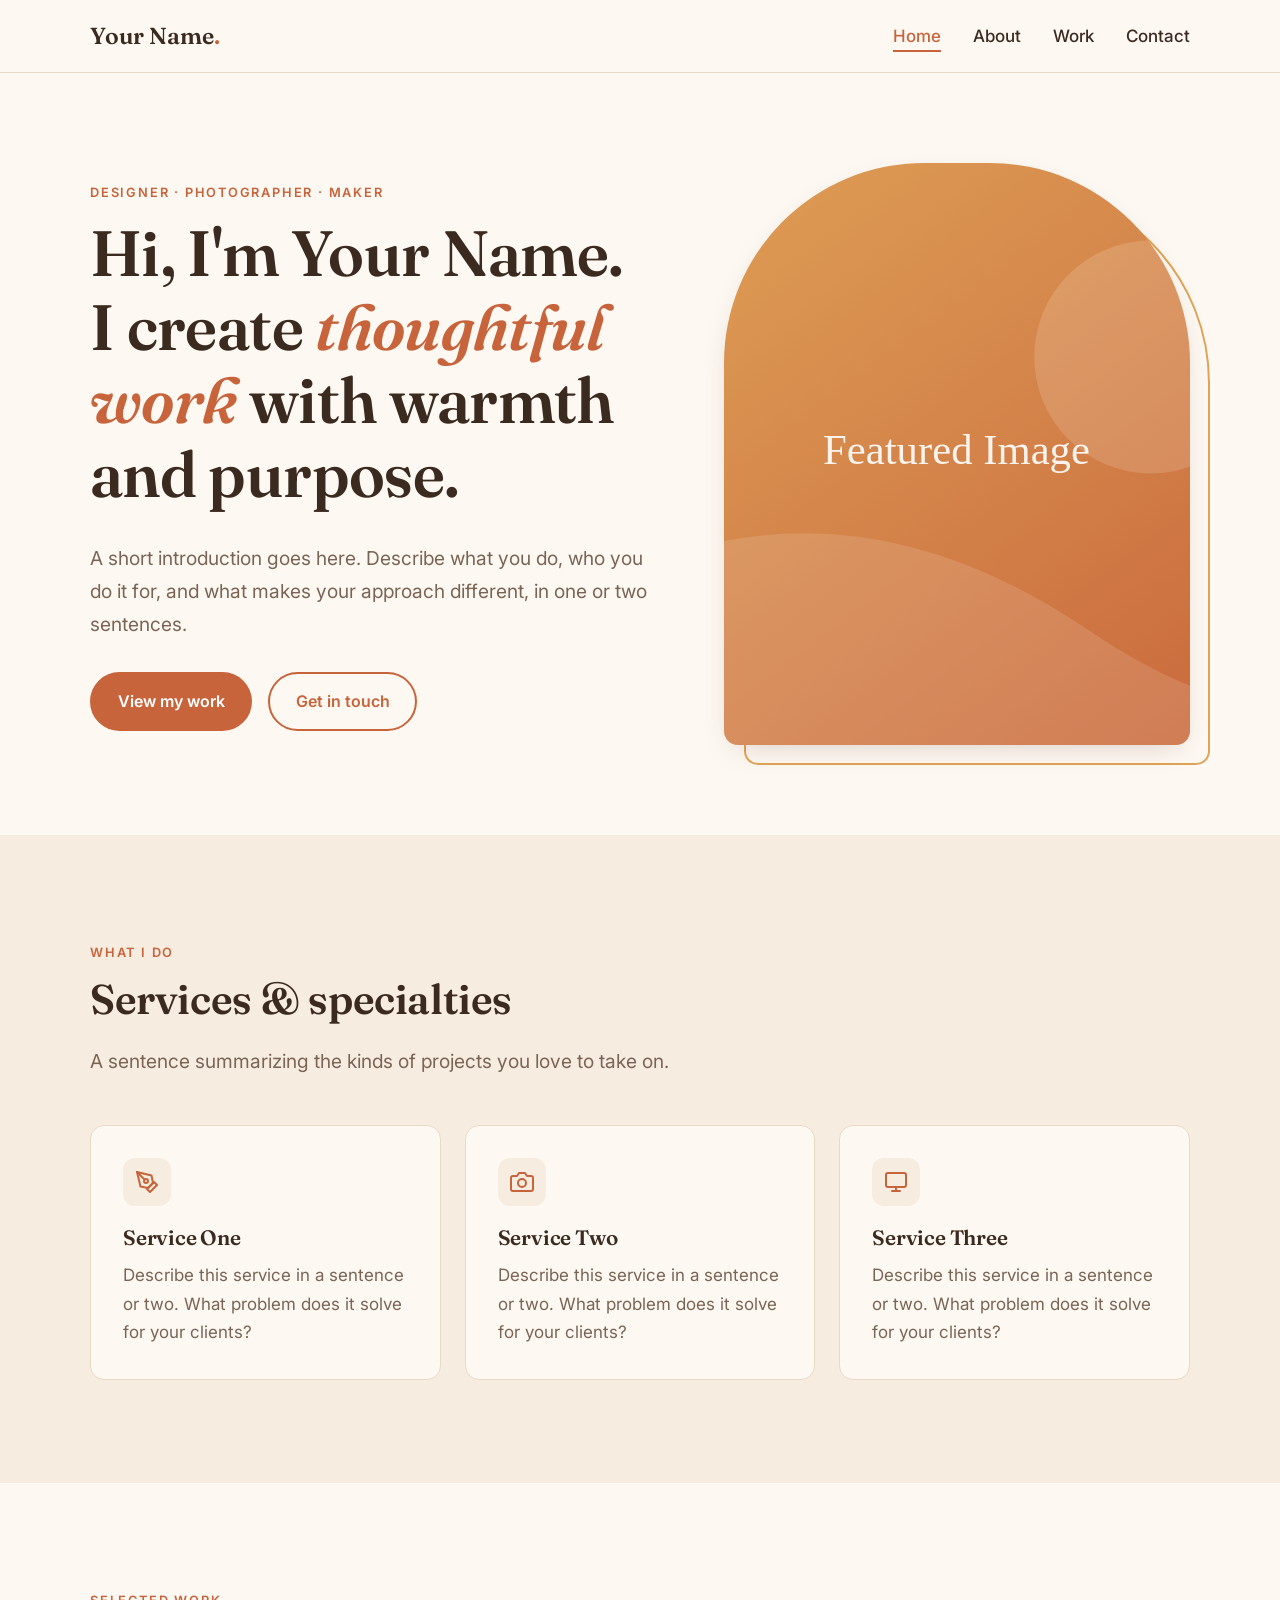
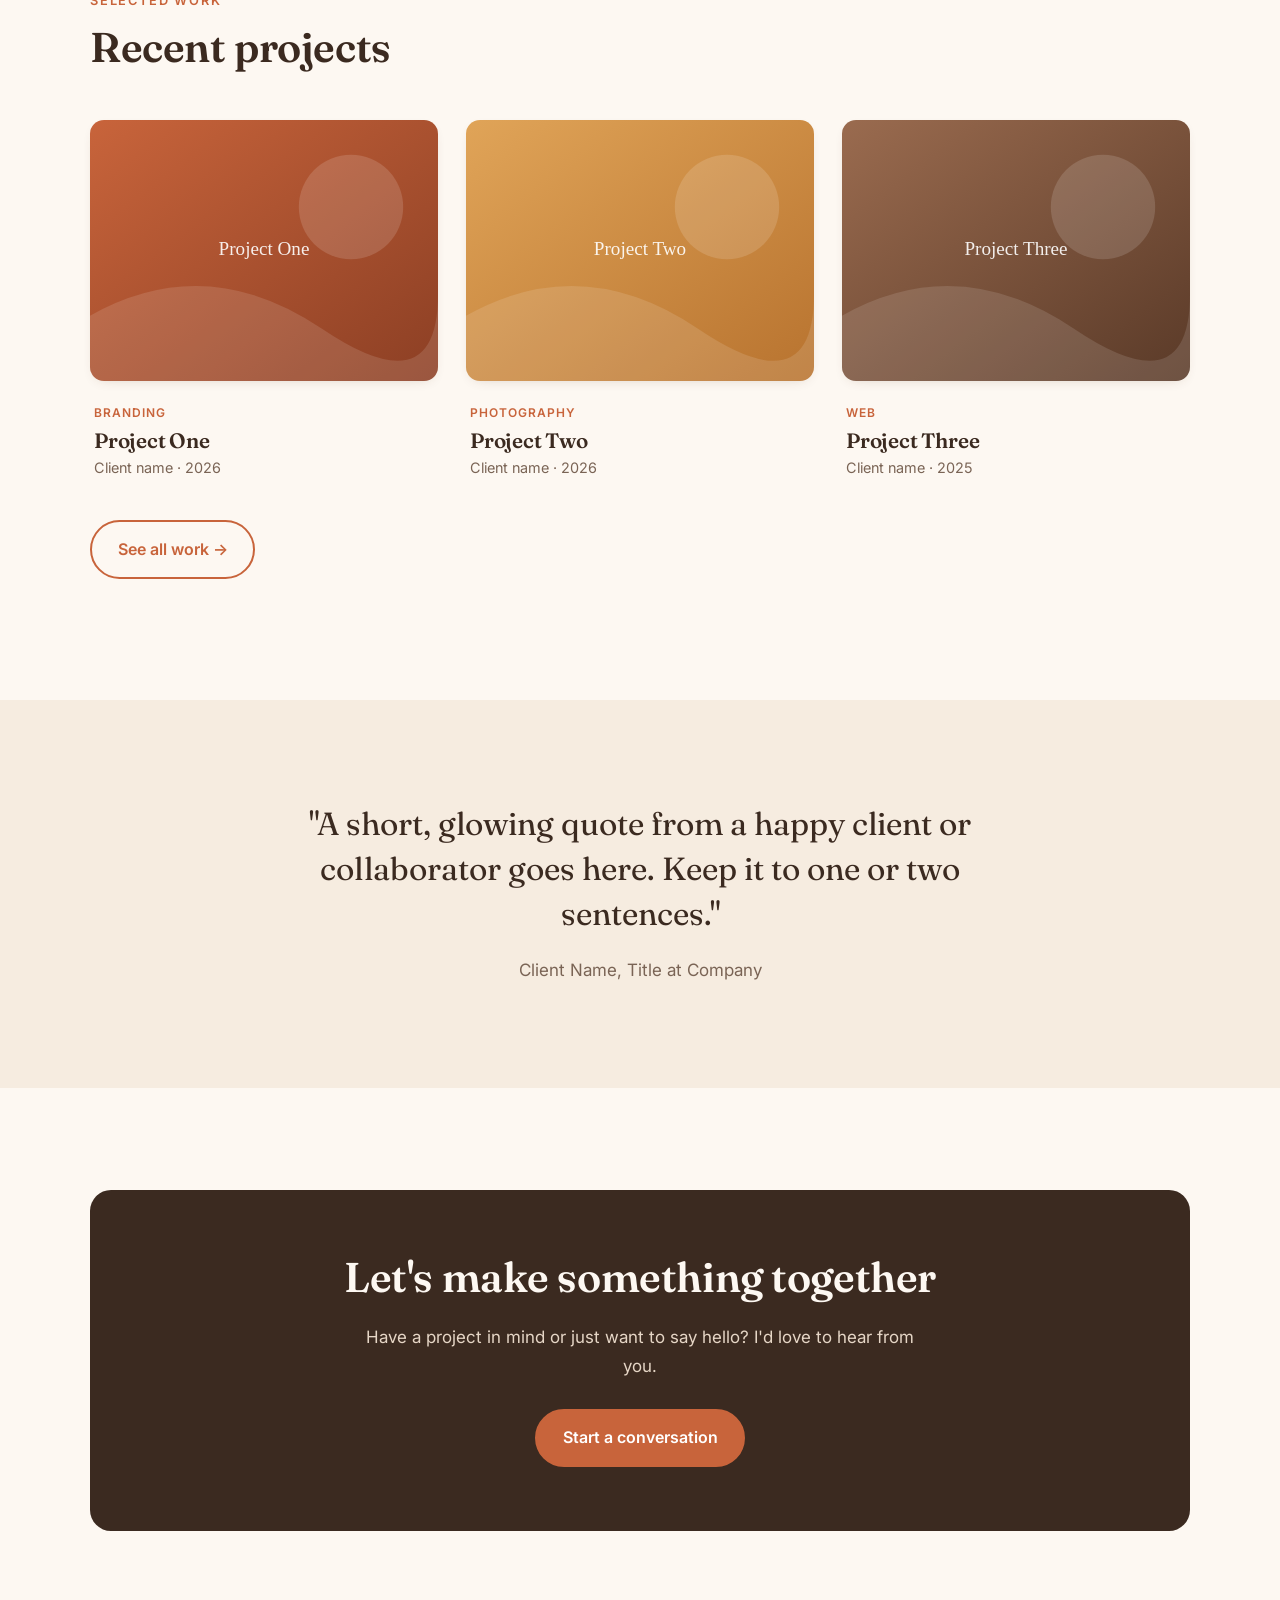
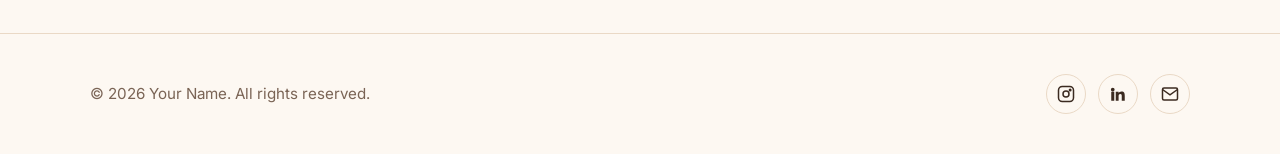
<file: index.html>
<!DOCTYPE html>
<html lang="en" class="no-js">
<head>
  <meta charset="UTF-8">
  <meta name="viewport" content="width=device-width, initial-scale=1">
  <!-- EDIT: page title and description (shown in Google results and browser tabs) -->
  <title>Your Name | Designer &amp; Creative</title>
  <meta name="description" content="Portfolio of Your Name, a designer and creative based in Your City. Explore selected work, learn more about me, and get in touch.">
  <link rel="icon" href="images/favicon.svg" type="image/svg+xml">
  <link rel="preconnect" href="https://fonts.googleapis.com">
  <link rel="preconnect" href="https://fonts.gstatic.com" crossorigin>
  <link href="https://fonts.googleapis.com/css2?family=Fraunces:ital,opsz,wght@0,9..144,400;0,9..144,600;1,9..144,400&family=Inter:wght@400;500;600&display=swap" rel="stylesheet">
  <link rel="stylesheet" href="css/style.css">
</head>
<body>
  <a class="skip-link" href="#main">Skip to content</a>

  <!-- ===== HEADER (same on every page; update all 4 files if you change it) ===== -->
  <header class="site-header">
    <div class="container">
      <a class="logo" href="index.html">Your Name<span>.</span></a>
      <button class="nav-toggle" aria-expanded="false" aria-controls="site-nav" aria-label="Open menu">
        <span class="nav-toggle-bar"></span><span class="nav-toggle-bar"></span><span class="nav-toggle-bar"></span>
      </button>
      <nav class="site-nav" id="site-nav" aria-label="Main">
        <ul class="nav-list">
          <li><a href="index.html" aria-current="page">Home</a></li>
          <li><a href="about.html">About</a></li>
          <li><a href="work.html">Work</a></li>
          <li><a href="contact.html">Contact</a></li>
        </ul>
      </nav>
    </div>
  </header>

  <main id="main">
    <!-- ===== HERO ===== -->
    <section class="hero">
      <div class="container">
        <div class="reveal">
          <span class="eyebrow">Designer · Photographer · Maker</span>
          <h1>Hi, I'm Your Name. I create <em>thoughtful work</em> with warmth and purpose.</h1>
          <p class="lead">A short introduction goes here. Describe what you do, who you do it for, and what makes your approach different, in one or two sentences.</p>
          <div class="hero-actions">
            <a class="btn" href="work.html">View my work</a>
            <a class="btn btn--ghost" href="contact.html">Get in touch</a>
          </div>
        </div>
        <div class="hero-image reveal">
          <!-- EDIT: swap in your own photo (portrait orientation works best) -->
          <img src="images/hero.svg" alt="Placeholder: featured image or portrait of Your Name" width="1200" height="900">
        </div>
      </div>
    </section>

    <!-- ===== WHAT I DO ===== -->
    <section class="section section--alt">
      <div class="container">
        <div class="section-head reveal">
          <span class="eyebrow">What I do</span>
          <h2>Services &amp; specialties</h2>
          <p class="lead">A sentence summarizing the kinds of projects you love to take on.</p>
        </div>
        <div class="cards">
          <article class="card reveal">
            <div class="card-icon" aria-hidden="true">
              <svg width="24" height="24" viewBox="0 0 24 24" fill="none" stroke="currentColor" stroke-width="2" stroke-linecap="round" stroke-linejoin="round"><path d="M12 19l7-7 3 3-7 7-3-3z"/><path d="M18 13l-1.5-7.5L2 2l3.5 14.5L13 18l5-5z"/><path d="M2 2l7.586 7.586"/><circle cx="11" cy="11" r="2"/></svg>
            </div>
            <h3>Service One</h3>
            <p>Describe this service in a sentence or two. What problem does it solve for your clients?</p>
          </article>
          <article class="card reveal">
            <div class="card-icon" aria-hidden="true">
              <svg width="24" height="24" viewBox="0 0 24 24" fill="none" stroke="currentColor" stroke-width="2" stroke-linecap="round" stroke-linejoin="round"><path d="M23 19a2 2 0 0 1-2 2H3a2 2 0 0 1-2-2V8a2 2 0 0 1 2-2h4l2-3h6l2 3h4a2 2 0 0 1 2 2z"/><circle cx="12" cy="13" r="4"/></svg>
            </div>
            <h3>Service Two</h3>
            <p>Describe this service in a sentence or two. What problem does it solve for your clients?</p>
          </article>
          <article class="card reveal">
            <div class="card-icon" aria-hidden="true">
              <svg width="24" height="24" viewBox="0 0 24 24" fill="none" stroke="currentColor" stroke-width="2" stroke-linecap="round" stroke-linejoin="round"><rect x="2" y="3" width="20" height="14" rx="2"/><path d="M8 21h8M12 17v4"/></svg>
            </div>
            <h3>Service Three</h3>
            <p>Describe this service in a sentence or two. What problem does it solve for your clients?</p>
          </article>
        </div>
      </div>
    </section>

    <!-- ===== FEATURED WORK (shows 3 projects; the full list is on work.html) ===== -->
    <section class="section">
      <div class="container">
        <div class="section-head reveal">
          <span class="eyebrow">Selected work</span>
          <h2>Recent projects</h2>
        </div>
        <div class="gallery">
          <figure class="gallery-item reveal">
            <a class="gallery-link" href="work.html" style="cursor:pointer">
              <div class="gallery-thumb"><img src="images/work/project-1.svg" alt="Placeholder image for Project One" loading="lazy" width="1200" height="900"></div>
            </a>
            <figcaption>
              <span class="tag">Branding</span>
              <h3>Project One</h3>
              <p class="gallery-meta">Client name · 2026</p>
            </figcaption>
          </figure>
          <figure class="gallery-item reveal">
            <a class="gallery-link" href="work.html" style="cursor:pointer">
              <div class="gallery-thumb"><img src="images/work/project-2.svg" alt="Placeholder image for Project Two" loading="lazy" width="1200" height="900"></div>
            </a>
            <figcaption>
              <span class="tag">Photography</span>
              <h3>Project Two</h3>
              <p class="gallery-meta">Client name · 2026</p>
            </figcaption>
          </figure>
          <figure class="gallery-item reveal">
            <a class="gallery-link" href="work.html" style="cursor:pointer">
              <div class="gallery-thumb"><img src="images/work/project-3.svg" alt="Placeholder image for Project Three" loading="lazy" width="1200" height="900"></div>
            </a>
            <figcaption>
              <span class="tag">Web</span>
              <h3>Project Three</h3>
              <p class="gallery-meta">Client name · 2025</p>
            </figcaption>
          </figure>
        </div>
        <p style="margin-top:2.5rem"><a class="btn btn--ghost" href="work.html">See all work →</a></p>
      </div>
    </section>

    <!-- ===== TESTIMONIAL ===== -->
    <section class="section section--alt">
      <div class="container">
        <figure class="quote reveal">
          <blockquote>"A short, glowing quote from a happy client or collaborator goes here. Keep it to one or two sentences."</blockquote>
          <figcaption><cite>Client Name, Title at Company</cite></figcaption>
        </figure>
      </div>
    </section>

    <!-- ===== CALL TO ACTION ===== -->
    <section class="section">
      <div class="container">
        <div class="cta reveal">
          <h2>Let's make something together</h2>
          <p>Have a project in mind or just want to say hello? I'd love to hear from you.</p>
          <a class="btn" href="contact.html">Start a conversation</a>
        </div>
      </div>
    </section>
  </main>

  <!-- ===== FOOTER (same on every page) ===== -->
  <footer class="site-footer">
    <div class="container">
      <p style="margin:0">© <span data-year>2026</span> Your Name. All rights reserved.</p>
      <!-- EDIT: replace each "#" with your profile links, or delete ones you don't use -->
      <ul class="social">
        <li><a href="#" aria-label="Instagram"><svg width="18" height="18" viewBox="0 0 24 24" fill="none" stroke="currentColor" stroke-width="2"><rect x="2" y="2" width="20" height="20" rx="5"/><circle cx="12" cy="12" r="4"/><circle cx="17.5" cy="6.5" r="1" fill="currentColor"/></svg></a></li>
        <li><a href="#" aria-label="LinkedIn"><svg width="18" height="18" viewBox="0 0 24 24" fill="currentColor"><path d="M4.98 3.5a2.5 2.5 0 1 1 0 5 2.5 2.5 0 0 1 0-5zM3 9h4v12H3zM9 9h3.8v1.7h.05c.53-1 1.83-2.05 3.77-2.05C20.6 8.65 21 11.2 21 14.5V21h-4v-5.8c0-1.4 0-3.2-1.95-3.2s-2.25 1.5-2.25 3.1V21H9z"/></svg></a></li>
        <li><a href="#" aria-label="Email"><svg width="18" height="18" viewBox="0 0 24 24" fill="none" stroke="currentColor" stroke-width="2"><rect x="2" y="4" width="20" height="16" rx="2"/><path d="M22 6l-10 7L2 6"/></svg></a></li>
      </ul>
    </div>
  </footer>

  <script src="js/main.js"></script>
</body>
</html>
</file>
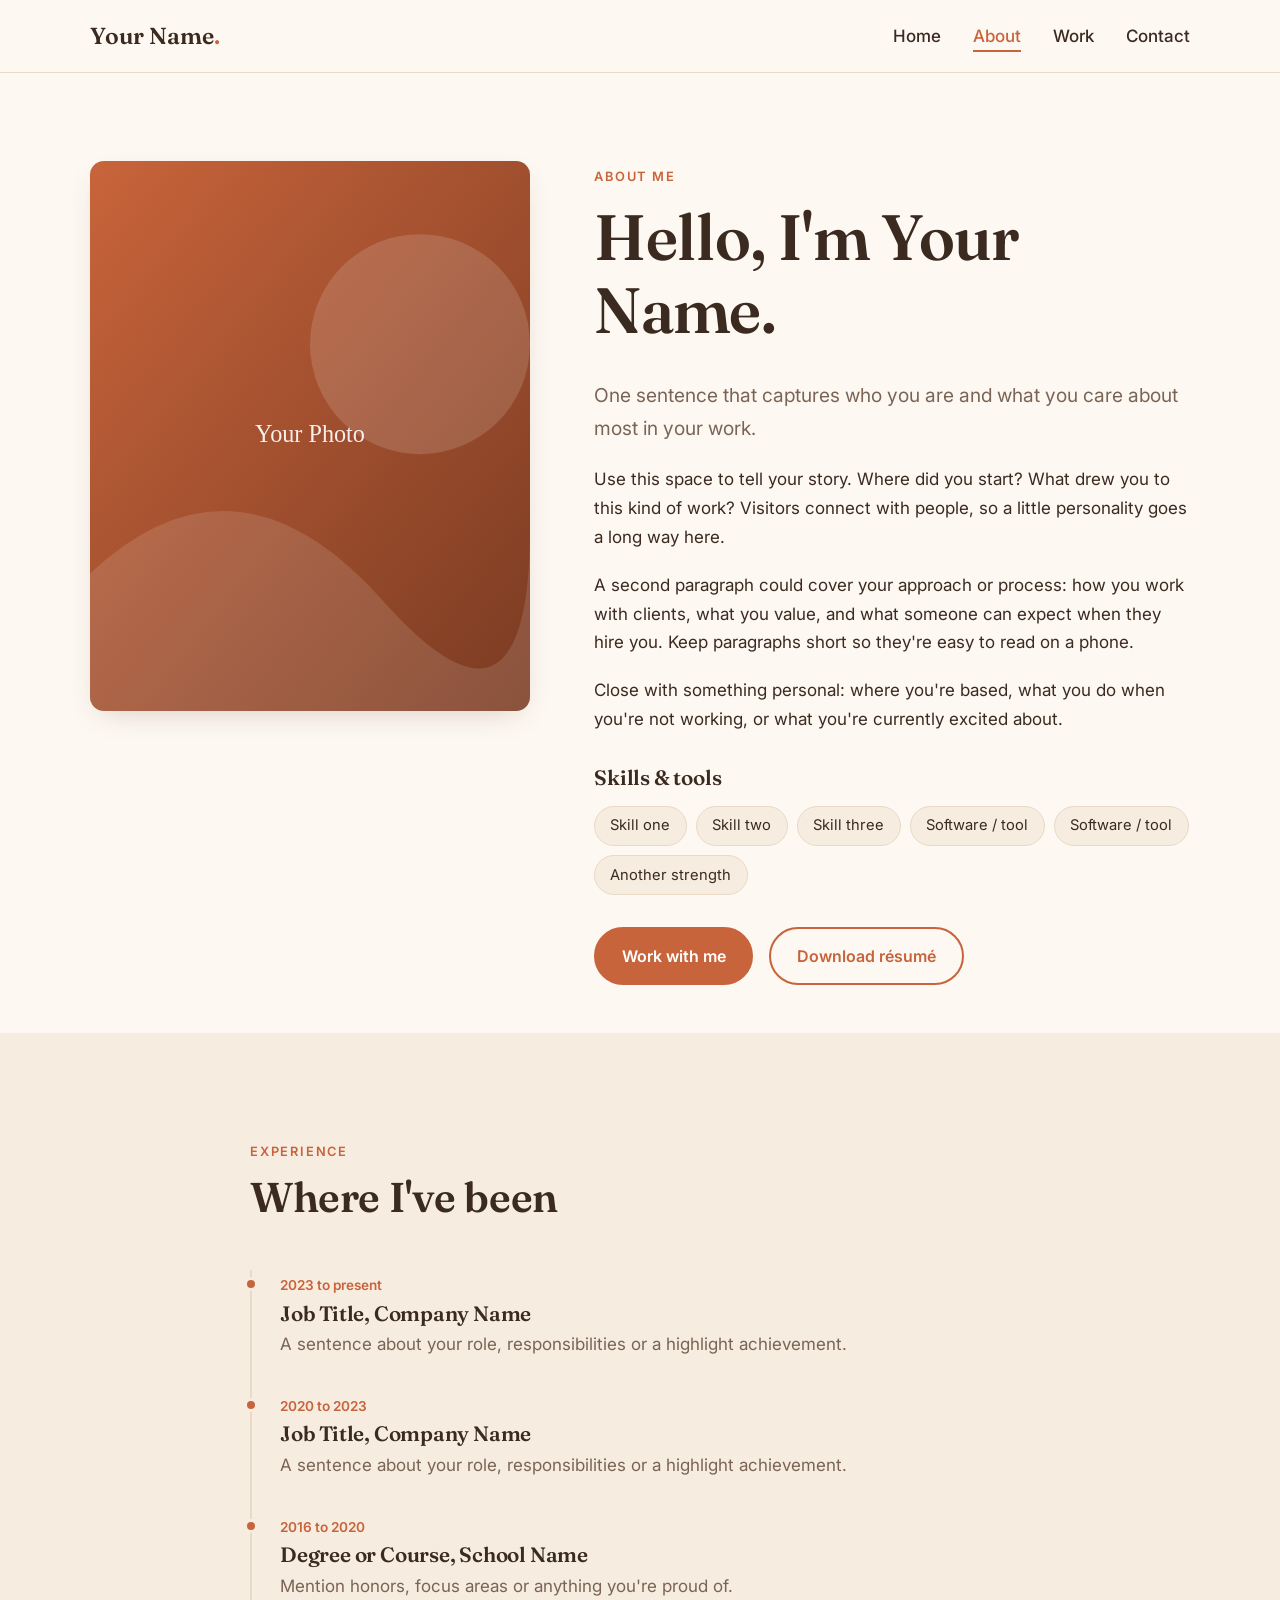
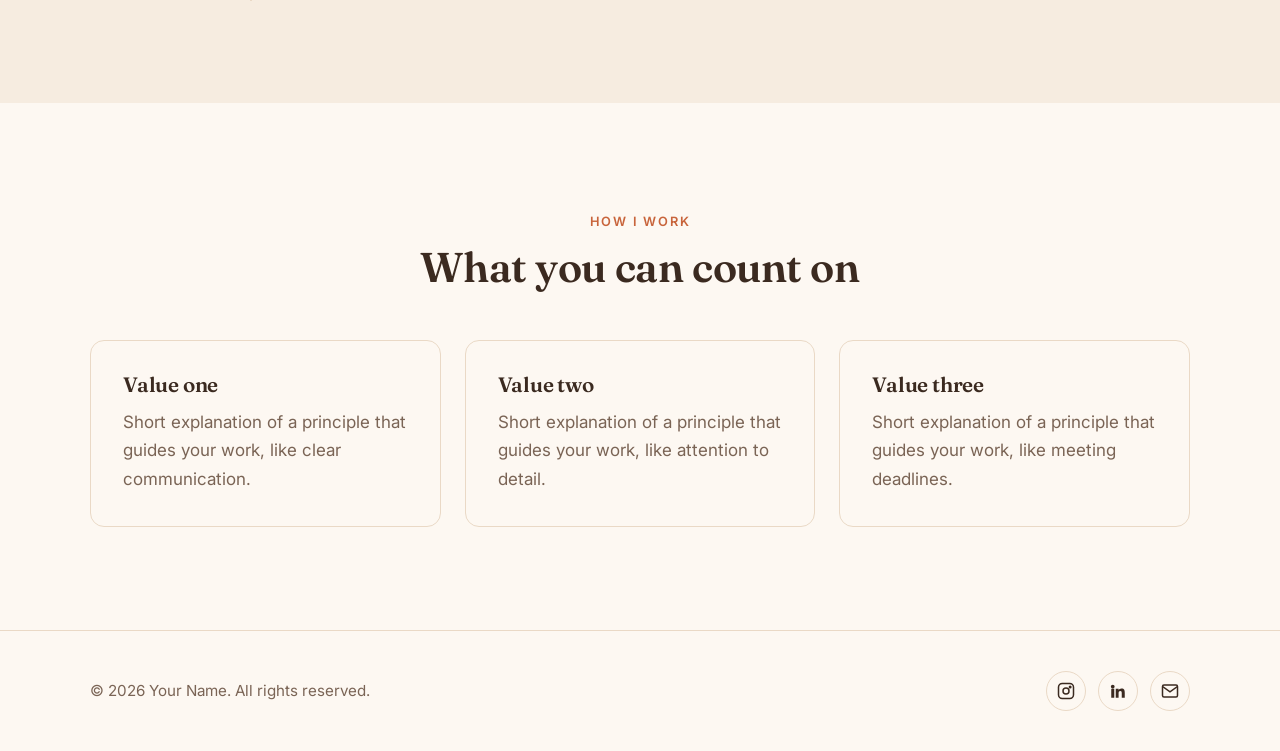
<file: about.html>
<!DOCTYPE html>
<html lang="en" class="no-js">
<head>
  <meta charset="UTF-8">
  <meta name="viewport" content="width=device-width, initial-scale=1">
  <title>About | Your Name</title>
  <meta name="description" content="Learn more about Your Name: background, experience, skills and what drives my work.">
  <link rel="icon" href="images/favicon.svg" type="image/svg+xml">
  <link rel="preconnect" href="https://fonts.googleapis.com">
  <link rel="preconnect" href="https://fonts.gstatic.com" crossorigin>
  <link href="https://fonts.googleapis.com/css2?family=Fraunces:ital,opsz,wght@0,9..144,400;0,9..144,600;1,9..144,400&family=Inter:wght@400;500;600&display=swap" rel="stylesheet">
  <link rel="stylesheet" href="css/style.css">
</head>
<body>
  <a class="skip-link" href="#main">Skip to content</a>

  <header class="site-header">
    <div class="container">
      <a class="logo" href="index.html">Your Name<span>.</span></a>
      <button class="nav-toggle" aria-expanded="false" aria-controls="site-nav" aria-label="Open menu">
        <span class="nav-toggle-bar"></span><span class="nav-toggle-bar"></span><span class="nav-toggle-bar"></span>
      </button>
      <nav class="site-nav" id="site-nav" aria-label="Main">
        <ul class="nav-list">
          <li><a href="index.html">Home</a></li>
          <li><a href="about.html" aria-current="page">About</a></li>
          <li><a href="work.html">Work</a></li>
          <li><a href="contact.html">Contact</a></li>
        </ul>
      </nav>
    </div>
  </header>

  <main id="main">
    <!-- ===== INTRO ===== -->
    <section class="page-hero">
      <div class="container">
        <div class="about-grid">
          <div class="about-photo reveal">
            <!-- EDIT: replace with your own portrait photo -->
            <img src="images/portrait.svg" alt="Placeholder portrait of Your Name" width="800" height="1000">
          </div>
          <div class="reveal">
            <span class="eyebrow">About me</span>
            <h1>Hello, I'm Your Name.</h1>
            <p class="lead">One sentence that captures who you are and what you care about most in your work.</p>
            <p>Use this space to tell your story. Where did you start? What drew you to this kind of work? Visitors connect with people, so a little personality goes a long way here.</p>
            <p>A second paragraph could cover your approach or process: how you work with clients, what you value, and what someone can expect when they hire you. Keep paragraphs short so they're easy to read on a phone.</p>
            <p>Close with something personal: where you're based, what you do when you're not working, or what you're currently excited about.</p>

            <h3 style="margin-top:2rem">Skills &amp; tools</h3>
            <!-- EDIT: add or remove skills; one <li> per skill -->
            <ul class="skills">
              <li>Skill one</li>
              <li>Skill two</li>
              <li>Skill three</li>
              <li>Software / tool</li>
              <li>Software / tool</li>
              <li>Another strength</li>
            </ul>

            <div class="hero-actions">
              <a class="btn" href="contact.html">Work with me</a>
              <!-- EDIT: put your CV file (e.g. resume.pdf) in the main folder and link it here -->
              <a class="btn btn--ghost" href="#">Download résumé</a>
            </div>
          </div>
        </div>
      </div>
    </section>

    <!-- ===== EXPERIENCE ===== -->
    <section class="section section--alt">
      <div class="container" style="max-width:820px">
        <div class="section-head reveal">
          <span class="eyebrow">Experience</span>
          <h2>Where I've been</h2>
        </div>
        <!-- EDIT: one <li> per job, education entry or milestone; newest first -->
        <ol class="timeline reveal">
          <li>
            <span class="timeline-date">2023 to present</span>
            <h3>Job Title, Company Name</h3>
            <p>A sentence about your role, responsibilities or a highlight achievement.</p>
          </li>
          <li>
            <span class="timeline-date">2020 to 2023</span>
            <h3>Job Title, Company Name</h3>
            <p>A sentence about your role, responsibilities or a highlight achievement.</p>
          </li>
          <li>
            <span class="timeline-date">2016 to 2020</span>
            <h3>Degree or Course, School Name</h3>
            <p>Mention honors, focus areas or anything you're proud of.</p>
          </li>
        </ol>
      </div>
    </section>

    <!-- ===== VALUES ===== -->
    <section class="section">
      <div class="container">
        <div class="section-head section-head--center reveal">
          <span class="eyebrow">How I work</span>
          <h2>What you can count on</h2>
        </div>
        <div class="cards">
          <article class="card reveal">
            <h3>Value one</h3>
            <p>Short explanation of a principle that guides your work, like clear communication.</p>
          </article>
          <article class="card reveal">
            <h3>Value two</h3>
            <p>Short explanation of a principle that guides your work, like attention to detail.</p>
          </article>
          <article class="card reveal">
            <h3>Value three</h3>
            <p>Short explanation of a principle that guides your work, like meeting deadlines.</p>
          </article>
        </div>
      </div>
    </section>
  </main>

  <footer class="site-footer">
    <div class="container">
      <p style="margin:0">© <span data-year>2026</span> Your Name. All rights reserved.</p>
      <ul class="social">
        <li><a href="#" aria-label="Instagram"><svg width="18" height="18" viewBox="0 0 24 24" fill="none" stroke="currentColor" stroke-width="2"><rect x="2" y="2" width="20" height="20" rx="5"/><circle cx="12" cy="12" r="4"/><circle cx="17.5" cy="6.5" r="1" fill="currentColor"/></svg></a></li>
        <li><a href="#" aria-label="LinkedIn"><svg width="18" height="18" viewBox="0 0 24 24" fill="currentColor"><path d="M4.98 3.5a2.5 2.5 0 1 1 0 5 2.5 2.5 0 0 1 0-5zM3 9h4v12H3zM9 9h3.8v1.7h.05c.53-1 1.83-2.05 3.77-2.05C20.6 8.65 21 11.2 21 14.5V21h-4v-5.8c0-1.4 0-3.2-1.95-3.2s-2.25 1.5-2.25 3.1V21H9z"/></svg></a></li>
        <li><a href="#" aria-label="Email"><svg width="18" height="18" viewBox="0 0 24 24" fill="none" stroke="currentColor" stroke-width="2"><rect x="2" y="4" width="20" height="16" rx="2"/><path d="M22 6l-10 7L2 6"/></svg></a></li>
      </ul>
    </div>
  </footer>

  <script src="js/main.js"></script>
</body>
</html>
</file>
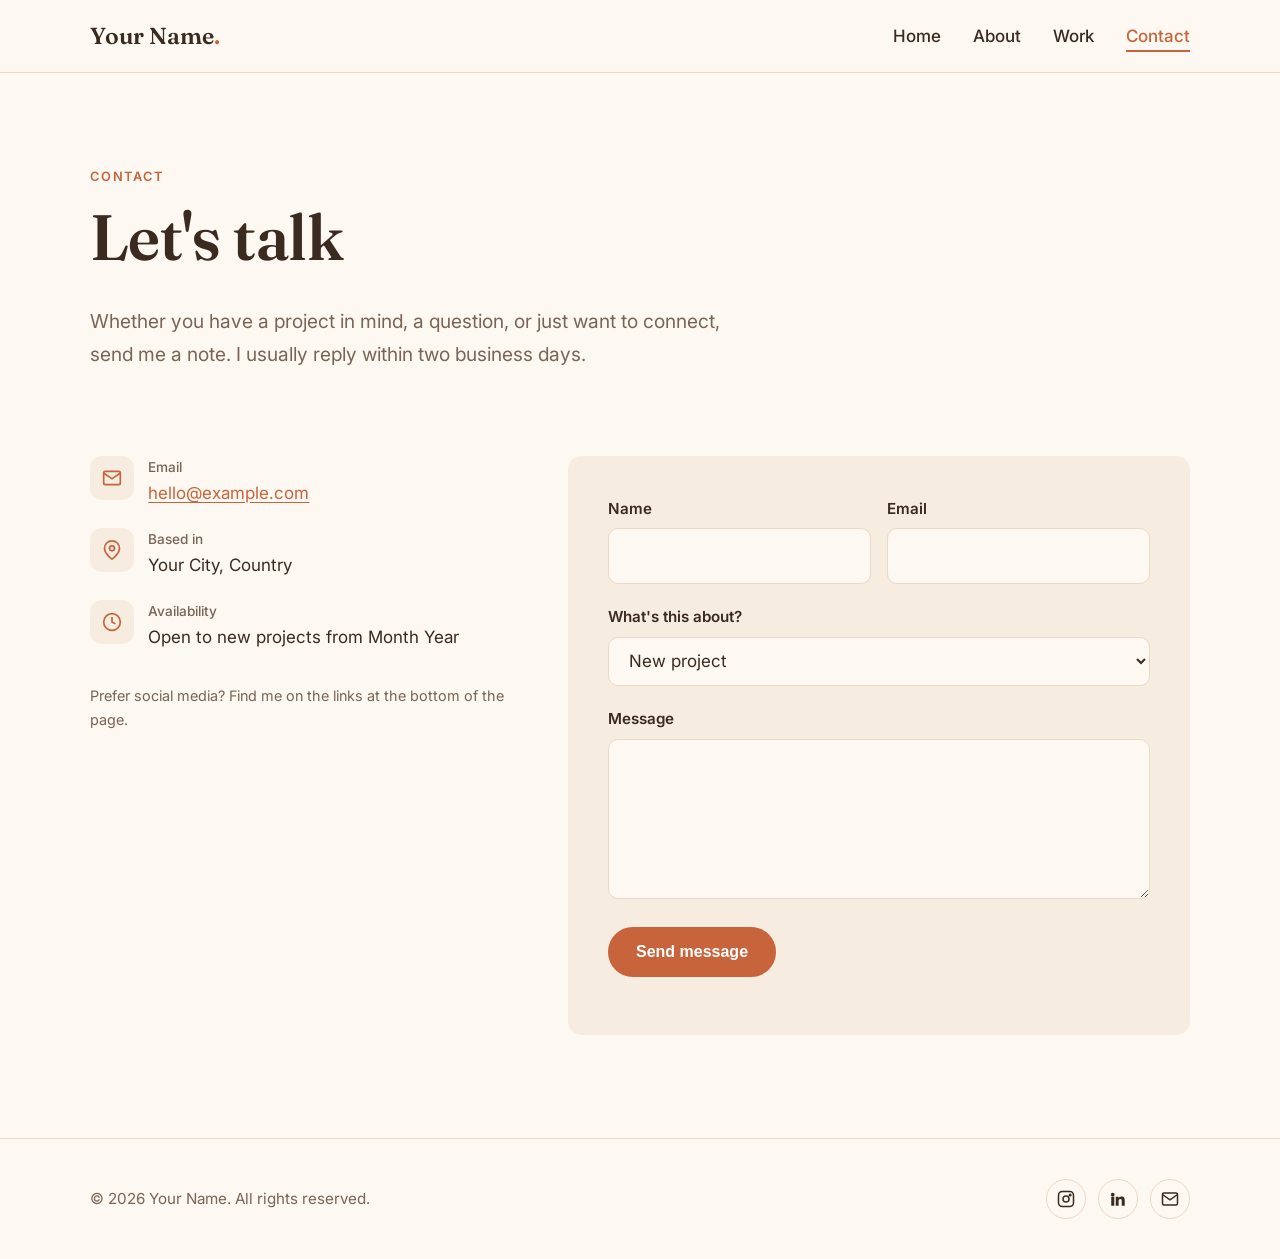
<file: contact.html>
<!DOCTYPE html>
<html lang="en" class="no-js">
<head>
  <meta charset="UTF-8">
  <meta name="viewport" content="width=device-width, initial-scale=1">
  <title>Contact | Your Name</title>
  <meta name="description" content="Get in touch with Your Name about projects, collaborations or questions.">
  <link rel="icon" href="images/favicon.svg" type="image/svg+xml">
  <link rel="preconnect" href="https://fonts.googleapis.com">
  <link rel="preconnect" href="https://fonts.gstatic.com" crossorigin>
  <link href="https://fonts.googleapis.com/css2?family=Fraunces:ital,opsz,wght@0,9..144,400;0,9..144,600;1,9..144,400&family=Inter:wght@400;500;600&display=swap" rel="stylesheet">
  <link rel="stylesheet" href="css/style.css">
</head>
<body>
  <a class="skip-link" href="#main">Skip to content</a>

  <header class="site-header">
    <div class="container">
      <a class="logo" href="index.html">Your Name<span>.</span></a>
      <button class="nav-toggle" aria-expanded="false" aria-controls="site-nav" aria-label="Open menu">
        <span class="nav-toggle-bar"></span><span class="nav-toggle-bar"></span><span class="nav-toggle-bar"></span>
      </button>
      <nav class="site-nav" id="site-nav" aria-label="Main">
        <ul class="nav-list">
          <li><a href="index.html">Home</a></li>
          <li><a href="about.html">About</a></li>
          <li><a href="work.html">Work</a></li>
          <li><a href="contact.html" aria-current="page">Contact</a></li>
        </ul>
      </nav>
    </div>
  </header>

  <main id="main">
    <section class="page-hero">
      <div class="container">
        <div class="section-head reveal" style="margin-bottom:0">
          <span class="eyebrow">Contact</span>
          <h1>Let's talk</h1>
          <p class="lead">Whether you have a project in mind, a question, or just want to connect, send me a note. I usually reply within two business days.</p>
        </div>
      </div>
    </section>

    <section class="section" style="padding-top:1rem">
      <div class="container contact-grid">
        <!-- ===== CONTACT DETAILS (EDIT these) ===== -->
        <div class="reveal">
          <ul class="contact-list">
            <li>
              <span class="card-icon" aria-hidden="true"><svg width="20" height="20" viewBox="0 0 24 24" fill="none" stroke="currentColor" stroke-width="2"><rect x="2" y="4" width="20" height="16" rx="2"/><path d="M22 6l-10 7L2 6"/></svg></span>
              <div><strong>Email</strong><a href="mailto:hello@example.com">hello@example.com</a></div>
            </li>
            <li>
              <span class="card-icon" aria-hidden="true"><svg width="20" height="20" viewBox="0 0 24 24" fill="none" stroke="currentColor" stroke-width="2"><path d="M21 10c0 7-9 13-9 13s-9-6-9-13a9 9 0 0 1 18 0z"/><circle cx="12" cy="10" r="3"/></svg></span>
              <div><strong>Based in</strong>Your City, Country</div>
            </li>
            <li>
              <span class="card-icon" aria-hidden="true"><svg width="20" height="20" viewBox="0 0 24 24" fill="none" stroke="currentColor" stroke-width="2"><circle cx="12" cy="12" r="10"/><path d="M12 6v6l4 2"/></svg></span>
              <div><strong>Availability</strong>Open to new projects from Month Year</div>
            </li>
          </ul>
          <p class="form-note">Prefer social media? Find me on the links at the bottom of the page.</p>
        </div>

        <!-- ===== CONTACT FORM =====
             To receive messages by email, create a free form at https://formspree.io
             and replace YOUR_FORM_ID below with the ID they give you (see README). -->
        <form id="contact-form" class="form reveal" action="https://formspree.io/f/YOUR_FORM_ID" method="POST">
          <div class="form-row">
            <div class="field">
              <label for="name">Name</label>
              <input id="name" name="name" type="text" autocomplete="name" required>
            </div>
            <div class="field">
              <label for="email">Email</label>
              <input id="email" name="email" type="email" autocomplete="email" required>
            </div>
          </div>
          <div class="field">
            <label for="topic">What's this about?</label>
            <select id="topic" name="topic">
              <option>New project</option>
              <option>Collaboration</option>
              <option>Just saying hi</option>
              <option>Something else</option>
            </select>
          </div>
          <div class="field">
            <label for="message">Message</label>
            <textarea id="message" name="message" required></textarea>
          </div>
          <!-- Hidden spam trap: real people leave this empty -->
          <input type="text" name="_gotcha" class="visually-hidden" tabindex="-1" autocomplete="off" aria-hidden="true">
          <button class="btn" type="submit">Send message</button>
          <p class="form-status" role="status" aria-live="polite"></p>
        </form>
      </div>
    </section>
  </main>

  <footer class="site-footer">
    <div class="container">
      <p style="margin:0">© <span data-year>2026</span> Your Name. All rights reserved.</p>
      <ul class="social">
        <li><a href="#" aria-label="Instagram"><svg width="18" height="18" viewBox="0 0 24 24" fill="none" stroke="currentColor" stroke-width="2"><rect x="2" y="2" width="20" height="20" rx="5"/><circle cx="12" cy="12" r="4"/><circle cx="17.5" cy="6.5" r="1" fill="currentColor"/></svg></a></li>
        <li><a href="#" aria-label="LinkedIn"><svg width="18" height="18" viewBox="0 0 24 24" fill="currentColor"><path d="M4.98 3.5a2.5 2.5 0 1 1 0 5 2.5 2.5 0 0 1 0-5zM3 9h4v12H3zM9 9h3.8v1.7h.05c.53-1 1.83-2.05 3.77-2.05C20.6 8.65 21 11.2 21 14.5V21h-4v-5.8c0-1.4 0-3.2-1.95-3.2s-2.25 1.5-2.25 3.1V21H9z"/></svg></a></li>
        <li><a href="#" aria-label="Email"><svg width="18" height="18" viewBox="0 0 24 24" fill="none" stroke="currentColor" stroke-width="2"><rect x="2" y="4" width="20" height="16" rx="2"/><path d="M22 6l-10 7L2 6"/></svg></a></li>
      </ul>
    </div>
  </footer>

  <script src="js/main.js"></script>
</body>
</html>
</file>
<file: css/style.css>
/* ==========================================================================
   Portfolio stylesheet
   --------------------------------------------------------------------------
   Want to change the look? Start with the COLORS and FONTS below.
   Every page uses these variables, so one edit updates the whole site.
   ========================================================================== */

:root {
  /* ---- Warm color palette ---- */
  --color-bg:         #fdf8f2;  /* page background (warm cream) */
  --color-surface:    #f6ece0;  /* cards, alternate sections */
  --color-text:       #3b2a20;  /* main text (deep espresso) */
  --color-muted:      #7a6455;  /* secondary text */
  --color-primary:    #c8643b;  /* terracotta: buttons, links, accents */
  --color-primary-dk: #a24d2a;  /* hover state for primary */
  --color-accent:     #e0a458;  /* golden amber highlight */
  --color-border:     #ead9c6;

  /* ---- Fonts (loaded from Google Fonts in each page's <head>) ---- */
  --font-heading: "Fraunces", Georgia, "Times New Roman", serif;
  --font-body:    "Inter", system-ui, -apple-system, "Segoe UI", sans-serif;

  /* ---- Layout ---- */
  --max-width: 1140px;
  --radius: 14px;
  --shadow: 0 10px 30px -12px rgba(91, 52, 30, 0.25);
  --header-h: 72px;
}

/* ---------- Base ---------- */
*, *::before, *::after { box-sizing: border-box; }

html { scroll-behavior: smooth; }

body {
  margin: 0;
  font-family: var(--font-body);
  font-size: 1.0625rem;
  line-height: 1.7;
  color: var(--color-text);
  background: var(--color-bg);
  -webkit-font-smoothing: antialiased;
}

img { max-width: 100%; height: auto; display: block; }

h1, h2, h3 {
  font-family: var(--font-heading);
  font-weight: 600;
  line-height: 1.15;
  margin: 0 0 0.5em;
  letter-spacing: -0.01em;
}
h1 { font-size: clamp(2.4rem, 5vw + 1rem, 4rem); }
h2 { font-size: clamp(1.8rem, 2.5vw + 1rem, 2.6rem); }
h3 { font-size: 1.3rem; }

p { margin: 0 0 1.1em; }

a { color: var(--color-primary); text-underline-offset: 3px; }
a:hover { color: var(--color-primary-dk); }

:focus-visible {
  outline: 3px solid var(--color-accent);
  outline-offset: 3px;
  border-radius: 4px;
}

.container {
  width: 100%;
  max-width: var(--max-width);
  margin: 0 auto;
  padding: 0 1.25rem;
}

.skip-link {
  position: absolute;
  left: -999px;
  top: 0.5rem;
  background: var(--color-text);
  color: #fff;
  padding: 0.5rem 1rem;
  border-radius: 6px;
  z-index: 100;
}
.skip-link:focus { left: 0.5rem; }

.eyebrow {
  display: inline-block;
  font-size: 0.8rem;
  font-weight: 600;
  letter-spacing: 0.14em;
  text-transform: uppercase;
  color: var(--color-primary);
  margin-bottom: 0.75rem;
}

.lead { font-size: 1.2rem; color: var(--color-muted); max-width: 38em; }

/* ---------- Buttons ---------- */
.btn {
  display: inline-flex;
  align-items: center;
  gap: 0.5rem;
  padding: 0.85rem 1.6rem;
  border-radius: 999px;
  font-weight: 600;
  font-size: 1rem;
  text-decoration: none;
  border: 2px solid var(--color-primary);
  background: var(--color-primary);
  color: #fff;
  cursor: pointer;
  transition: background 0.2s, color 0.2s, transform 0.2s;
}
.btn:hover { background: var(--color-primary-dk); border-color: var(--color-primary-dk); color: #fff; transform: translateY(-2px); }
.btn--ghost { background: transparent; color: var(--color-primary); }
.btn--ghost:hover { background: var(--color-primary); color: #fff; }

/* ---------- Header & navigation ---------- */
.site-header {
  position: sticky;
  top: 0;
  z-index: 50;
  background: rgba(253, 248, 242, 0.92);
  backdrop-filter: blur(10px);
  border-bottom: 1px solid var(--color-border);
}
.site-header .container {
  display: flex;
  align-items: center;
  justify-content: space-between;
  height: var(--header-h);
}
.logo {
  font-family: var(--font-heading);
  font-size: 1.45rem;
  font-weight: 600;
  color: var(--color-text);
  text-decoration: none;
}
.logo span { color: var(--color-primary); }

.nav-list {
  display: flex;
  gap: 2rem;
  list-style: none;
  margin: 0;
  padding: 0;
}
.nav-list a {
  color: var(--color-text);
  text-decoration: none;
  font-weight: 500;
  position: relative;
  padding: 0.25rem 0;
}
.nav-list a::after {
  content: "";
  position: absolute;
  left: 0; bottom: -2px;
  width: 0; height: 2px;
  background: var(--color-primary);
  transition: width 0.25s;
}
.nav-list a:hover::after,
.nav-list a[aria-current="page"]::after { width: 100%; }
.nav-list a[aria-current="page"] { color: var(--color-primary); }

.nav-toggle {
  display: none;
  background: none;
  border: 0;
  padding: 0.5rem;
  cursor: pointer;
  color: var(--color-text);
}
.nav-toggle-bar {
  display: block;
  width: 24px; height: 2px;
  background: currentColor;
  margin: 5px 0;
  transition: transform 0.25s, opacity 0.25s;
}

@media (max-width: 760px) {
  .nav-toggle { display: block; }
  .site-nav {
    position: absolute;
    top: var(--header-h);
    left: 0; right: 0;
    background: var(--color-bg);
    border-bottom: 1px solid var(--color-border);
    box-shadow: var(--shadow);
    display: none;
  }
  .site-nav.is-open { display: block; }
  .nav-list { flex-direction: column; gap: 0; padding: 0.5rem 1.25rem 1rem; }
  .nav-list a { display: block; padding: 0.85rem 0; border-bottom: 1px solid var(--color-border); }
  .nav-list li:last-child a { border-bottom: 0; }
  .nav-list a::after { display: none; }

  .nav-toggle[aria-expanded="true"] .nav-toggle-bar:nth-child(1) { transform: translateY(7px) rotate(45deg); }
  .nav-toggle[aria-expanded="true"] .nav-toggle-bar:nth-child(2) { opacity: 0; }
  .nav-toggle[aria-expanded="true"] .nav-toggle-bar:nth-child(3) { transform: translateY(-7px) rotate(-45deg); }
}

/* ---------- Sections ---------- */
.section { padding: clamp(4rem, 8vw, 6.5rem) 0; }
.section--alt { background: var(--color-surface); }
.section-head { max-width: 640px; margin-bottom: 3rem; }
.section-head--center { margin-left: auto; margin-right: auto; text-align: center; }

.page-hero {
  padding: clamp(3.5rem, 7vw, 5.5rem) 0 clamp(2rem, 4vw, 3rem);
}

/* ---------- Home hero ---------- */
.hero {
  padding: clamp(3rem, 7vw, 6rem) 0;
}
.hero .container {
  display: grid;
  grid-template-columns: 1.1fr 0.9fr;
  gap: clamp(2rem, 5vw, 4.5rem);
  align-items: center;
}
.hero h1 em { font-style: italic; color: var(--color-primary); }
.hero-actions { display: flex; flex-wrap: wrap; gap: 1rem; margin-top: 2rem; }
.hero-image {
  position: relative;
}
.hero-image img {
  border-radius: 200px 200px var(--radius) var(--radius);
  box-shadow: var(--shadow);
  aspect-ratio: 4 / 5;
  object-fit: cover;
  width: 100%;
}
.hero-image::before {
  content: "";
  position: absolute;
  inset: 1.25rem -1.25rem -1.25rem 1.25rem;
  border: 2px solid var(--color-accent);
  border-radius: 200px 200px var(--radius) var(--radius);
  z-index: -1;
}

@media (max-width: 860px) {
  .hero .container { grid-template-columns: 1fr; }
  .hero-image { max-width: 420px; margin: 0 auto; width: 88%; }
}

/* ---------- Services / highlights ---------- */
.cards {
  display: grid;
  grid-template-columns: repeat(auto-fit, minmax(240px, 1fr));
  gap: 1.5rem;
}
.card {
  background: var(--color-bg);
  border: 1px solid var(--color-border);
  border-radius: var(--radius);
  padding: 2rem;
  transition: transform 0.25s, box-shadow 0.25s;
}
.card:hover { transform: translateY(-4px); box-shadow: var(--shadow); }
.card-icon {
  width: 48px; height: 48px;
  border-radius: 12px;
  display: grid;
  place-items: center;
  background: var(--color-surface);
  color: var(--color-primary);
  margin-bottom: 1.25rem;
}
.card p { color: var(--color-muted); margin: 0; }

/* ---------- Gallery ---------- */
.filters {
  display: flex;
  flex-wrap: wrap;
  gap: 0.6rem;
  margin-bottom: 2.5rem;
}
.filter-btn {
  font: inherit;
  font-size: 0.95rem;
  font-weight: 500;
  padding: 0.5rem 1.1rem;
  border-radius: 999px;
  border: 1px solid var(--color-border);
  background: var(--color-bg);
  color: var(--color-text);
  cursor: pointer;
  transition: all 0.2s;
}
.filter-btn:hover { border-color: var(--color-primary); color: var(--color-primary); }
.filter-btn.is-active { background: var(--color-primary); border-color: var(--color-primary); color: #fff; }

.gallery {
  display: grid;
  grid-template-columns: repeat(auto-fill, minmax(300px, 1fr));
  gap: 1.75rem;
}
.gallery-item { margin: 0; }
.gallery-item[hidden] { display: none; }
.gallery-link {
  display: block;
  width: 100%;
  padding: 0;
  border: 0;
  background: none;
  text-align: left;
  cursor: zoom-in;
  color: inherit;
  font: inherit;
}
.gallery-thumb {
  overflow: hidden;
  border-radius: var(--radius);
  box-shadow: 0 4px 14px -8px rgba(91, 52, 30, 0.3);
}
.gallery-thumb img {
  aspect-ratio: 4 / 3;
  object-fit: cover;
  width: 100%;
  transition: transform 0.5s ease;
}
.gallery-link:hover .gallery-thumb img,
.gallery-link:focus-visible .gallery-thumb img { transform: scale(1.05); }
.gallery-item figcaption { padding: 1rem 0.25rem 0; }
.gallery-item h3 { margin-bottom: 0.2rem; }
.gallery-meta { font-size: 0.9rem; color: var(--color-muted); margin: 0; }
.tag {
  display: inline-block;
  font-size: 0.75rem;
  font-weight: 600;
  letter-spacing: 0.08em;
  text-transform: uppercase;
  color: var(--color-primary);
  margin-bottom: 0.35rem;
}

/* Lightbox (uses the native <dialog> element) */
.lightbox {
  border: 0;
  padding: 0;
  max-width: min(1000px, 92vw);
  width: 100%;
  background: var(--color-bg);
  border-radius: var(--radius);
  box-shadow: 0 30px 80px -20px rgba(0, 0, 0, 0.5);
  color: var(--color-text);
}
.lightbox::backdrop { background: rgba(42, 26, 18, 0.8); }
.lightbox img { width: 100%; max-height: 70vh; object-fit: contain; background: var(--color-surface); }
.lightbox-body { padding: 1.25rem 1.5rem 1.5rem; }
.lightbox-body p { margin: 0; color: var(--color-muted); }
.lightbox-close {
  position: absolute;
  top: 0.75rem; right: 0.75rem;
  width: 40px; height: 40px;
  border-radius: 50%;
  border: 0;
  background: rgba(253, 248, 242, 0.95);
  color: var(--color-text);
  font-size: 1.5rem;
  line-height: 1;
  cursor: pointer;
}

/* ---------- About ---------- */
.about-grid {
  display: grid;
  grid-template-columns: 0.85fr 1.15fr;
  gap: clamp(2rem, 5vw, 4.5rem);
  align-items: start;
}
.about-photo img {
  border-radius: var(--radius);
  box-shadow: var(--shadow);
  aspect-ratio: 4 / 5;
  object-fit: cover;
  width: 100%;
}
@media (max-width: 860px) {
  .about-grid { grid-template-columns: 1fr; }
  .about-photo { max-width: 420px; }
}

.skills { display: flex; flex-wrap: wrap; gap: 0.6rem; list-style: none; padding: 0; margin: 1rem 0 0; }
.skills li {
  background: var(--color-surface);
  border: 1px solid var(--color-border);
  padding: 0.4rem 0.95rem;
  border-radius: 999px;
  font-size: 0.92rem;
}

.timeline { list-style: none; padding: 0; margin: 0; border-left: 2px solid var(--color-border); }
.timeline li { position: relative; padding: 0 0 2rem 1.75rem; }
.timeline li:last-child { padding-bottom: 0; }
.timeline li::before {
  content: "";
  position: absolute;
  left: -8px; top: 0.45rem;
  width: 14px; height: 14px;
  border-radius: 50%;
  background: var(--color-primary);
  border: 3px solid var(--color-surface);
}
.timeline-date { font-size: 0.85rem; font-weight: 600; color: var(--color-primary); }
.timeline h3 { margin: 0.15rem 0 0.3rem; }
.timeline p { color: var(--color-muted); margin: 0; }

/* ---------- Testimonial / quote ---------- */
.quote {
  max-width: 760px;
  margin: 0 auto;
  text-align: center;
}
.quote blockquote {
  font-family: var(--font-heading);
  font-size: clamp(1.4rem, 2vw + 0.8rem, 2rem);
  line-height: 1.4;
  margin: 0 0 1.25rem;
}
.quote cite { font-style: normal; color: var(--color-muted); }

/* ---------- Call to action band ---------- */
.cta {
  background: var(--color-text);
  color: var(--color-bg);
  border-radius: calc(var(--radius) * 1.5);
  padding: clamp(2.5rem, 6vw, 4rem);
  text-align: center;
}
.cta h2 { color: var(--color-bg); }
.cta p { color: #e6d6c6; max-width: 34em; margin: 0 auto 1.75rem; }

/* ---------- Contact ---------- */
.contact-grid {
  display: grid;
  grid-template-columns: 0.8fr 1.2fr;
  gap: clamp(2rem, 5vw, 4rem);
}
@media (max-width: 860px) { .contact-grid { grid-template-columns: 1fr; } }

.contact-list { list-style: none; padding: 0; margin: 0 0 2rem; }
.contact-list li { display: flex; gap: 0.9rem; align-items: flex-start; margin-bottom: 1.25rem; }
.contact-list .card-icon { margin: 0; flex-shrink: 0; width: 44px; height: 44px; }
.contact-list strong { display: block; font-size: 0.85rem; color: var(--color-muted); font-weight: 500; }

.form {
  background: var(--color-surface);
  border-radius: var(--radius);
  padding: clamp(1.5rem, 4vw, 2.5rem);
}
.form-row { display: grid; grid-template-columns: 1fr 1fr; gap: 1rem; }
@media (max-width: 560px) { .form-row { grid-template-columns: 1fr; } }
.field { margin-bottom: 1.25rem; }
.field label { display: block; font-weight: 600; font-size: 0.95rem; margin-bottom: 0.4rem; }
.field input,
.field select,
.field textarea {
  width: 100%;
  font: inherit;
  padding: 0.8rem 1rem;
  border: 1px solid var(--color-border);
  border-radius: 10px;
  background: var(--color-bg);
  color: var(--color-text);
  transition: border-color 0.2s, box-shadow 0.2s;
}
.field textarea { min-height: 160px; resize: vertical; }
.field input:focus,
.field select:focus,
.field textarea:focus {
  outline: none;
  border-color: var(--color-primary);
  box-shadow: 0 0 0 3px rgba(200, 100, 59, 0.2);
}
.form-note { font-size: 0.9rem; color: var(--color-muted); margin-top: 1rem; }
.form-status { margin-top: 1rem; font-weight: 600; }
.form-status.is-success { color: #4f7a3a; }
.form-status.is-error { color: #b3261e; }

/* ---------- Footer ---------- */
.site-footer {
  border-top: 1px solid var(--color-border);
  padding: 2.5rem 0;
  font-size: 0.95rem;
  color: var(--color-muted);
}
.site-footer .container {
  display: flex;
  flex-wrap: wrap;
  gap: 1rem;
  align-items: center;
  justify-content: space-between;
}
.social { display: flex; gap: 0.75rem; list-style: none; margin: 0; padding: 0; }
.social a {
  display: grid;
  place-items: center;
  width: 40px; height: 40px;
  border-radius: 50%;
  border: 1px solid var(--color-border);
  color: var(--color-text);
  transition: all 0.2s;
}
.social a:hover { background: var(--color-primary); border-color: var(--color-primary); color: #fff; }

/* ---------- Gentle reveal-on-scroll ---------- */
.reveal { opacity: 0; transform: translateY(18px); transition: opacity 0.7s ease, transform 0.7s ease; }
.reveal.is-visible { opacity: 1; transform: none; }
.no-js .reveal { opacity: 1; transform: none; }

@media (prefers-reduced-motion: reduce) {
  html { scroll-behavior: auto; }
  *, *::before, *::after { transition: none !important; animation: none !important; }
  .reveal { opacity: 1; transform: none; }
}

.visually-hidden {
  position: absolute !important;
  width: 1px; height: 1px;
  overflow: hidden;
  clip: rect(0 0 0 0);
  white-space: nowrap;
}
</file>
